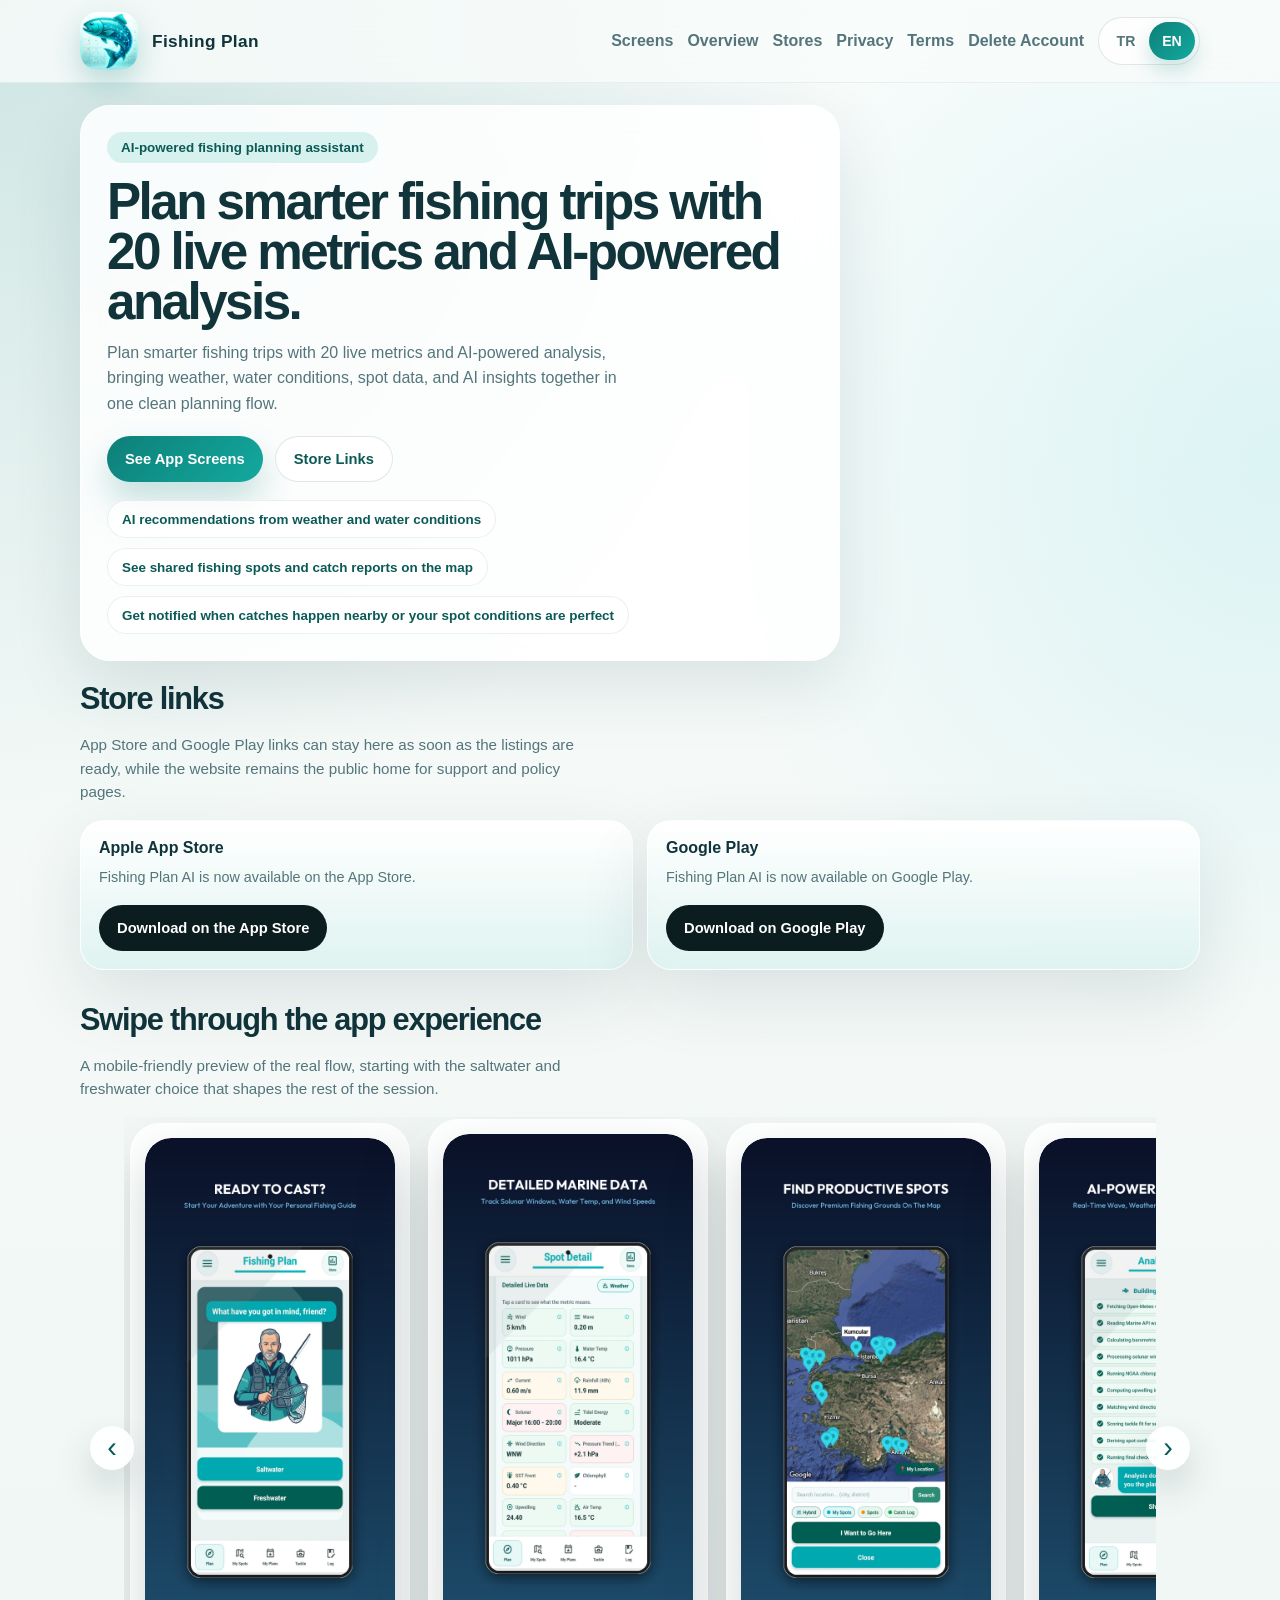
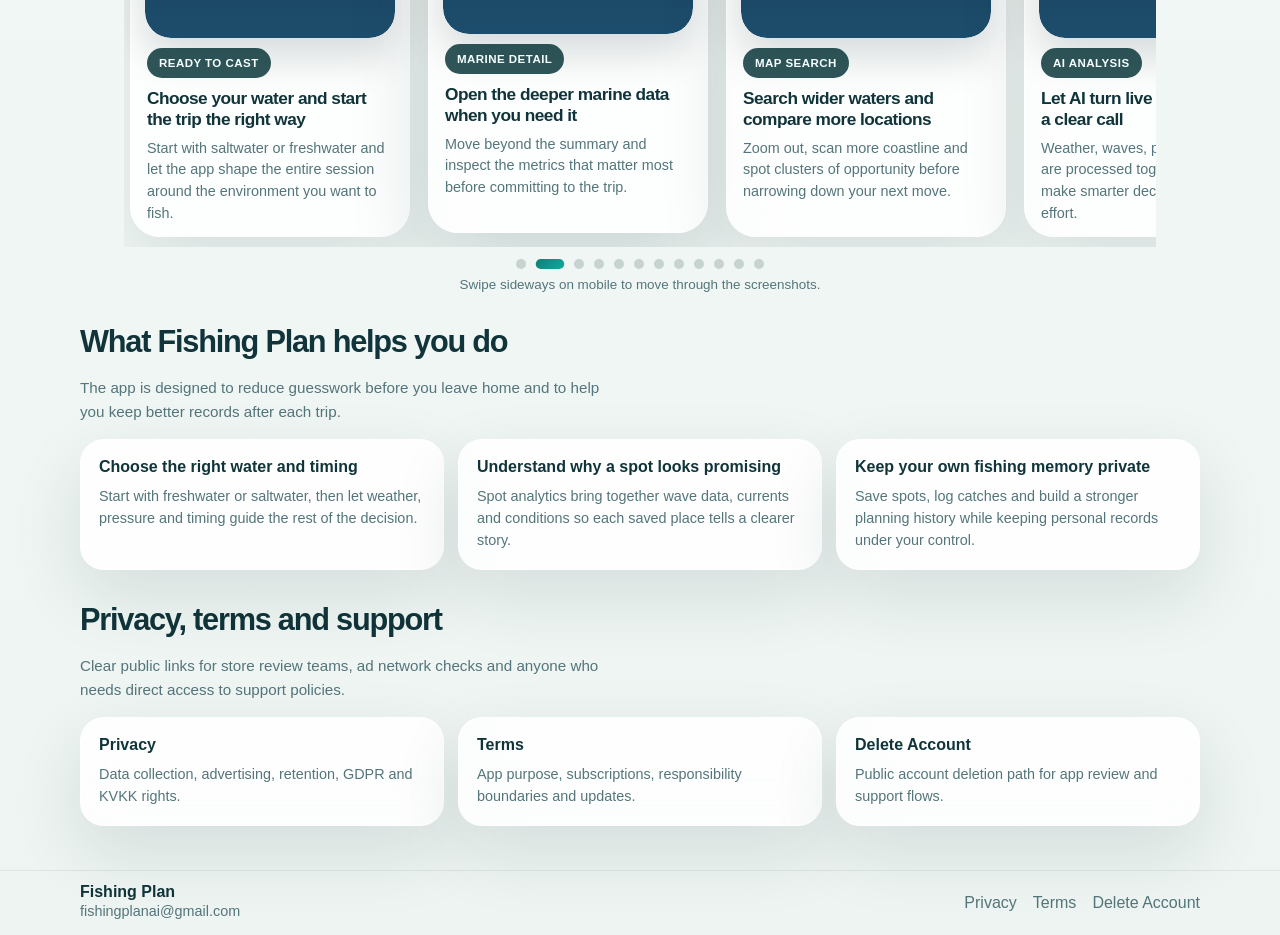
<file: index.html>
<!DOCTYPE html>
<html lang="en" translate="no">
  <head>
    <meta charset="UTF-8" />
    <meta name="viewport" content="width=device-width, initial-scale=1.0" />
    <meta name="google" content="notranslate" />
    <title data-i18n-title="meta_title_home">Fishing Plan | AI Fishing Planner</title>
    <meta
      name="description"
      content="Fishing Plan is an AI-powered fishing planning assistant that combines weather, currents, water temperature and your saved spots to build better fishing days."
      data-i18n="meta_description_home"
      data-i18n-attr="content"
    />
    <link rel="canonical" href="https://fishing-plan.com/" />
    <link rel="stylesheet" href="styles.css?v=10" />
    <link rel="icon" type="image/png" href="favicon.png?v=9" />
    <link rel="apple-touch-icon" href="apple-touch-icon.png?v=9" />
    <script defer src="script.js?v=9"></script>
  </head>
  <body data-page="home" class="notranslate">
    <header class="site-header">
      <div class="shell">
        <a class="brand" href="index.html">
          <img src="assets/app-icon.png?v=9" alt="Fishing Plan icon" />
          <span>Fishing Plan</span>
        </a>
        <div class="nav-actions">
          <nav class="nav">
            <a href="#screens" data-i18n="nav_screens">Screens</a>
            <a href="#features" data-i18n="nav_features">Overview</a>
            <a href="#stores" data-i18n="nav_stores">Stores</a>
            <a href="privacy-policy.html" data-i18n="nav_privacy">Privacy</a>
            <a href="terms-of-use.html" data-i18n="nav_terms">Terms</a>
            <a href="delete-account.html" data-i18n="nav_delete">Delete Account</a>
          </nav>
          <div class="lang-switch" aria-label="Language switcher">
            <button type="button" class="lang-button" data-lang="tr">TR</button>
            <button type="button" class="lang-button" data-lang="en">EN</button>
          </div>
        </div>
      </div>
    </header>

    <main>
      <section class="hero hero-compact">
        <div class="shell hero-shell">
          <div class="hero-copy">
            <span class="eyebrow" data-i18n="home_eyebrow">AI-powered fishing planning assistant</span>
            <h1 data-i18n="home_title">Plan smarter fishing trips with 20 live metrics and AI-powered analysis.</h1>
            <p class="lead" data-i18n="home_lead">
              Plan smarter fishing trips with 20 live metrics and AI-powered analysis, bringing weather, water conditions, spot data, and AI insights together in one clean planning flow.
            </p>
            <div class="hero-actions">
              <a class="button" href="#screens" data-i18n="home_cta_primary">See App Screens</a>
              <a class="button-secondary" href="#stores" data-i18n="home_cta_secondary">Store Links</a>
            </div>
            <div class="hero-points">
              <span data-i18n="home_point_1">AI recommendations from weather and water conditions</span>
              <span data-i18n="home_point_2">See shared fishing spots and catch reports on the map</span>
              <span data-i18n="home_point_3">Get notified when catches happen nearby or your spot conditions are perfect</span>
            </div>
          </div>
        </div>
      </section>

      <section class="section stores-section-top" id="stores">
        <div class="shell">
          <div class="section-title section-title-centered">
            <h2 data-i18n="stores_title">Store links</h2>
            <p data-i18n="stores_intro">
              App Store and Google Play links can stay here as soon as the listings are ready, while the website remains the public home for support and policy pages.
            </p>
          </div>

          <div class="store-grid">
            <article class="store-card">
              <h3 data-i18n="store_1_title">Apple App Store</h3>
              <p class="muted" data-i18n="store_1_body">
                Fishing Plan AI is now available on the App Store.
              </p>
              <div class="store-row">
                <a class="store-pill" href="https://apps.apple.com/us/app/fishing-plan-ai/id6774790617" target="_blank" rel="noopener" data-i18n="store_apple_cta">Download on the App Store</a>
              </div>
            </article>

            <article class="store-card">
              <h3 data-i18n="store_2_title">Google Play</h3>
              <p class="muted" data-i18n="store_2_body">
                Fishing Plan AI is now available on Google Play.
              </p>
              <div class="store-row">
                <a class="store-pill" href="https://play.google.com/store/apps/details?id=com.fishingplan.app" target="_blank" rel="noopener" data-i18n="store_play_cta">Download on Google Play</a>
              </div>
            </article>
          </div>
        </div>
      </section>

      <section class="section screens-section" id="screens">
        <div class="shell">
          <div class="section-title section-title-centered">
            <h2 data-i18n="screens_title">Swipe through the app experience</h2>
            <p data-i18n="screens_intro">
              A mobile-friendly preview of the real flow, starting with the saltwater and freshwater choice that shapes the rest of the session.
            </p>
          </div>

          <div class="screen-carousel" data-carousel>
            <button type="button" class="screen-arrow screen-arrow-prev" aria-label="Previous screen" data-carousel-prev>
              <span aria-hidden="true">&#8249;</span>
            </button>
            <button type="button" class="screen-arrow screen-arrow-next" aria-label="Next screen" data-carousel-next>
              <span aria-hidden="true">&#8250;</span>
            </button>
            <div class="screen-rail" aria-label="Fishing Plan app screens" data-carousel-track>
              <article class="screen-slide" data-carousel-slide>
                <div class="showcase-poster">
                  <img src="assets/showcase/ready-to-cast.jpg?v=1" alt="Fishing Plan ready to cast screen" />
                </div>
                <div class="screen-copy">
                  <span class="screen-tag" data-i18n="shot_badge_1">Ready to Cast</span>
                  <h3 data-i18n="shot_1_title">Start with a clean saltwater or freshwater decision</h3>
                  <p data-i18n="shot_1_body">
                    The first step frames the entire trip, letting the app shape every next suggestion around the water you want to fish.
                  </p>
                </div>
              </article>
              <article class="screen-slide" data-carousel-slide>
                <div class="showcase-poster">
                  <img src="assets/showcase/detailed-marine-data.jpg?v=1" alt="Fishing Plan detailed marine data screen" />
                </div>
                <div class="screen-copy">
                  <span class="screen-tag" data-i18n="shot_badge_10">Marine Detail</span>
                  <h3 data-i18n="shot_10_title">Open the deeper marine data when you need it</h3>
                  <p data-i18n="shot_10_body">
                    Move beyond the summary and inspect the metrics that matter most before committing to the trip.
                  </p>
                </div>
              </article>
              <article class="screen-slide" data-carousel-slide>
                <div class="showcase-poster">
                  <img src="assets/showcase/find-productive-spots-alt.jpg?v=1" alt="Fishing Plan productive spots discovery screen" />
                </div>
                <div class="screen-copy">
                  <span class="screen-tag" data-i18n="shot_badge_7">Map Search</span>
                  <h3 data-i18n="shot_7_title">Search wider waters and compare more locations</h3>
                  <p data-i18n="shot_7_body">
                    Zoom out, scan more coastline and spot clusters of opportunity before narrowing down your next move.
                  </p>
                </div>
              </article>
              <article class="screen-slide" data-carousel-slide>
                <div class="showcase-poster">
                  <img src="assets/showcase/ai-powered-analysis.jpg?v=1" alt="Fishing Plan AI analysis screen" />
                </div>
                <div class="screen-copy">
                  <span class="screen-tag" data-i18n="shot_badge_5">AI Analysis</span>
                  <h3 data-i18n="shot_5_title">Let AI process the signals before you move</h3>
                  <p data-i18n="shot_5_body">
                    Wave, pressure, weather and tide signals are calculated together to build a smarter fishing decision.
                  </p>
                </div>
              </article>
              <article class="screen-slide" data-carousel-slide>
                <div class="showcase-poster">
                  <img src="assets/showcase/smart-notifications-poster.jpg?v=1" alt="Fishing Plan smart notifications screen" />
                </div>
                <div class="screen-copy">
                  <span class="screen-tag" data-i18n="shot_badge_12">Smart Notifications</span>
                  <h3 data-i18n="shot_12_title">Stay ahead with reminders that matter</h3>
                  <p data-i18n="shot_12_body">
                    Plan-day alerts, score refresh reminders and automatic opportunity notifications keep you ready before conditions turn.
                  </p>
                </div>
              </article>
              <article class="screen-slide" data-carousel-slide>
                <div class="showcase-poster">
                  <img src="assets/showcase/perfect-casting-windows-alt.jpg?v=1" alt="Fishing Plan perfect casting windows detail screen" />
                </div>
                <div class="screen-copy">
                  <span class="screen-tag" data-i18n="shot_badge_9">Plan Score</span>
                  <h3 data-i18n="shot_9_title">See why the session scores high before you go</h3>
                  <p data-i18n="shot_9_body">
                    A clear score, species context and premium commentary explain exactly why the window looks strong.
                  </p>
                </div>
              </article>
              <article class="screen-slide" data-carousel-slide>
                <div class="showcase-poster">
                  <img src="assets/showcase/log-your-catches.jpg?v=1" alt="Fishing Plan catch log screen" />
                </div>
                <div class="screen-copy">
                  <span class="screen-tag" data-i18n="shot_badge_11">Catch Log</span>
                  <h3 data-i18n="shot_11_title">Save your catches and build a smarter history</h3>
                  <p data-i18n="shot_11_body">
                    Every trip can feed your own fishing memory, helping future plans become sharper over time.
                  </p>
                </div>
              </article>
              <article class="screen-slide" data-carousel-slide>
                <div class="showcase-poster">
                  <img src="assets/showcase/choose-your-technique.jpg?v=1" alt="Fishing Plan technique selection screen" />
                </div>
                <div class="screen-copy">
                  <span class="screen-tag" data-i18n="shot_badge_2">Technique Setup</span>
                  <h3 data-i18n="shot_2_title">Choose the exact setup you want to fish</h3>
                  <p data-i18n="shot_2_body">
                    Build the session around your preferred technique so the final plan reflects how you actually want to cast.
                  </p>
                </div>
              </article>
              <article class="screen-slide" data-carousel-slide>
                <div class="showcase-poster">
                  <img src="assets/showcase/tackle-bag.jpg?v=1" alt="Fishing Plan tackle bag screen" />
                </div>
                <div class="screen-copy">
                  <span class="screen-tag" data-i18n="shot_badge_3">Tackle Bag</span>
                  <h3 data-i18n="shot_3_title">Keep rods, lures and saved setups in one place</h3>
                  <p data-i18n="shot_3_body">
                    Your gear library stays organized so every plan can match the tackle you already trust on the water.
                  </p>
                </div>
              </article>
              <article class="screen-slide" data-carousel-slide>
                <div class="showcase-poster">
                  <img src="assets/showcase/find-productive-spots.jpg?v=1" alt="Fishing Plan productive spots screen" />
                </div>
                <div class="screen-copy">
                  <span class="screen-tag" data-i18n="shot_badge_4">Spot Discovery</span>
                  <h3 data-i18n="shot_4_title">Find productive spots directly on the map</h3>
                  <p data-i18n="shot_4_body">
                    Explore saved areas, public spots and catch activity to move faster toward better fishing ground.
                  </p>
                </div>
              </article>
              <article class="screen-slide" data-carousel-slide>
                <div class="showcase-poster">
                  <img src="assets/showcase/perfect-casting-windows.jpg?v=1" alt="Fishing Plan casting windows screen" />
                </div>
                <div class="screen-copy">
                  <span class="screen-tag" data-i18n="shot_badge_6">Casting Windows</span>
                  <h3 data-i18n="shot_6_title">See the strongest casting windows before the trip</h3>
                  <p data-i18n="shot_6_body">
                    Confidence scores, species context and commentary turn raw metrics into a plan you can act on fast.
                  </p>
                </div>
              </article>
              <article class="screen-slide" data-carousel-slide>
                <div class="showcase-poster">
                  <img src="assets/showcase/ai-powered-analysis-alt.jpg?v=1" alt="Fishing Plan AI calculation progress screen" />
                </div>
                <div class="screen-copy">
                  <span class="screen-tag" data-i18n="shot_badge_8">AI Engine</span>
                  <h3 data-i18n="shot_8_title">Watch the plan build in real time</h3>
                  <p data-i18n="shot_8_body">
                    The app shows each data layer being processed, turning complex signals into a confident final result.
                  </p>
                </div>
              </article>
            </div>
            <div class="screen-dots" aria-label="Screen slider navigation" data-carousel-dots></div>
          </div>

          <p class="swipe-note" data-i18n="screens_swipe_note">
            Swipe sideways on mobile to move through the screenshots.
          </p>
        </div>
      </section>

      <section class="section" id="features">
        <div class="shell">
          <div class="section-title section-title-centered">
            <h2 data-i18n="features_title">What Fishing Plan helps you do</h2>
            <p data-i18n="features_intro">
              The app is designed to reduce guesswork before you leave home and to help you keep better records after each trip.
            </p>
          </div>

          <div class="overview-grid">
            <article class="card">
              <h3 data-i18n="feature_1_title">Choose the right water and timing</h3>
              <p data-i18n="feature_1_body">
                Start with freshwater or saltwater, then let weather, pressure and timing guide the rest of the decision.
              </p>
            </article>
            <article class="card">
              <h3 data-i18n="feature_2_title">Understand why a spot looks promising</h3>
              <p data-i18n="feature_2_body">
                Spot analytics bring together wave data, currents and conditions so each saved place tells a clearer story.
              </p>
            </article>
            <article class="card">
              <h3 data-i18n="feature_3_title">Keep your own fishing memory private</h3>
              <p data-i18n="feature_3_body">
                Save spots, log catches and build a stronger planning history while keeping personal records under your control.
              </p>
            </article>
          </div>
        </div>
      </section>

      <section class="section legal-section">
        <div class="shell">
          <div class="section-title section-title-centered">
            <h2 data-i18n="legal_title">Privacy, terms and support</h2>
            <p data-i18n="legal_intro">
              Clear public links for store review teams, ad network checks and anyone who needs direct access to support policies.
            </p>
          </div>

          <div class="legal-grid">
            <a class="legal-card" href="privacy-policy.html">
              <h3 data-i18n="nav_privacy">Privacy</h3>
              <p data-i18n="legal_1_body">Data collection, advertising, retention, GDPR and KVKK rights.</p>
            </a>
            <a class="legal-card" href="terms-of-use.html">
              <h3 data-i18n="nav_terms">Terms</h3>
              <p data-i18n="legal_2_body">App purpose, subscriptions, responsibility boundaries and updates.</p>
            </a>
            <a class="legal-card" href="delete-account.html">
              <h3 data-i18n="nav_delete">Delete Account</h3>
              <p data-i18n="legal_3_body">Public account deletion path for app review and support flows.</p>
            </a>
          </div>
        </div>
      </section>
    </main>

    <footer class="site-footer">
      <div class="shell">
        <div>
          <strong>Fishing Plan</strong>
          <p class="muted" data-i18n="footer_support">fishingplanai@gmail.com</p>
        </div>
        <div class="footer-links">
          <a href="privacy-policy.html" data-i18n="nav_privacy">Privacy</a>
          <a href="terms-of-use.html" data-i18n="nav_terms">Terms</a>
          <a href="delete-account.html" data-i18n="nav_delete">Delete Account</a>
        </div>
      </div>
    </footer>
  </body>
</html>
</file>
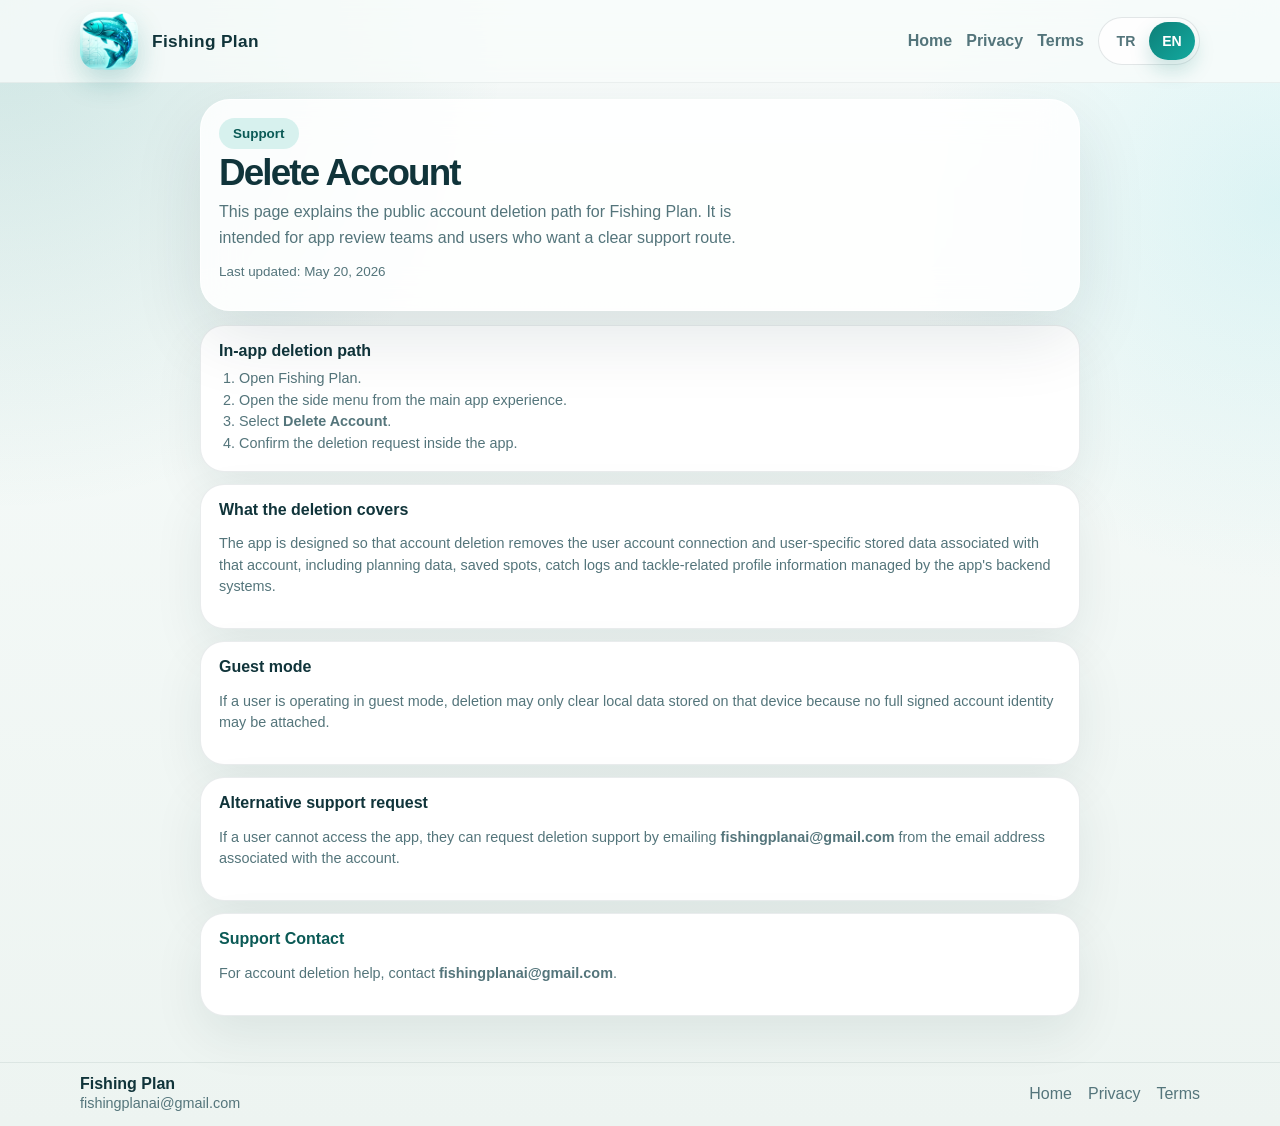
<file: delete-account.html>
<!DOCTYPE html>
<html lang="en" translate="no">
  <head>
    <meta charset="UTF-8" />
    <meta name="viewport" content="width=device-width, initial-scale=1.0" />
    <meta name="google" content="notranslate" />
    <title data-i18n-title="meta_title_delete">Delete Account | Fishing Plan</title>
    <meta
      name="description"
      content="Account deletion instructions for Fishing Plan."
      data-i18n="meta_description_delete"
      data-i18n-attr="content"
    />
    <link rel="canonical" href="https://fishing-plan.com/delete-account.html" />
    <link rel="stylesheet" href="styles.css?v=9" />
    <link rel="icon" type="image/png" href="favicon.png?v=9" />
    <link rel="apple-touch-icon" href="apple-touch-icon.png?v=9" />
    <script defer src="script.js?v=7"></script>
  </head>
  <body data-page="delete" class="notranslate">
    <header class="site-header">
      <div class="shell">
        <a class="brand" href="index.html">
          <img src="assets/app-icon.png?v=9" alt="Fishing Plan icon" />
          <span>Fishing Plan</span>
        </a>
        <div class="nav-actions">
          <nav class="nav">
            <a href="index.html" data-i18n="nav_home">Home</a>
            <a href="privacy-policy.html" data-i18n="nav_privacy">Privacy</a>
            <a href="terms-of-use.html" data-i18n="nav_terms">Terms</a>
          </nav>
          <div class="lang-switch" aria-label="Language switcher">
            <button type="button" class="lang-button" data-lang="tr">TR</button>
            <button type="button" class="lang-button" data-lang="en">EN</button>
          </div>
        </div>
      </div>
    </header>

    <section class="page-hero">
      <div class="shell">
        <div class="page-hero-box">
          <span class="eyebrow" data-i18n="delete_eyebrow">Support</span>
          <h1 data-i18n="delete_title">Delete Account</h1>
          <p class="lead" data-i18n="delete_lead">
            This page explains the public account deletion path for Fishing Plan.
            It is intended for app review teams and users who want a clear support route.
          </p>
          <p class="page-meta" data-i18n="delete_updated_date">Last updated: May 20, 2026</p>
        </div>
      </div>
    </section>

    <main class="legal-page">
      <div class="shell">
        <div class="legal-stack">
          <section>
            <h2 data-i18n="delete_section_1_title">In-app deletion path</h2>
            <ol>
              <li data-i18n="delete_step_1">Open Fishing Plan.</li>
              <li data-i18n="delete_step_2">Open the side menu from the main app experience.</li>
              <li data-i18n-html="true" data-i18n="delete_step_3">Select <strong>Delete Account</strong>.</li>
              <li data-i18n="delete_step_4">Confirm the deletion request inside the app.</li>
            </ol>
          </section>

          <section>
            <h2 data-i18n="delete_section_2_title">What the deletion covers</h2>
            <p data-i18n="delete_section_2_body">
              The app is designed so that account deletion removes the user
              account connection and user-specific stored data associated with
              that account, including planning data, saved spots, catch logs and
              tackle-related profile information managed by the app's backend systems.
            </p>
          </section>

          <section>
            <h2 data-i18n="delete_section_3_title">Guest mode</h2>
            <p data-i18n="delete_section_3_body">
              If a user is operating in guest mode, deletion may only clear local
              data stored on that device because no full signed account identity
              may be attached.
            </p>
          </section>

          <section>
            <h2 data-i18n="delete_section_4_title">Alternative support request</h2>
            <p data-i18n-html="true" data-i18n="delete_section_4_body">
              If a user cannot access the app, they can request deletion support
              by emailing <strong>fishingplanai@gmail.com</strong> from the email
              address associated with the account.
            </p>
          </section>

          <section class="callout">
            <h2 data-i18n="delete_contact_title">Support Contact</h2>
            <p data-i18n-html="true" data-i18n="delete_contact_body">
              For account deletion help, contact <strong>fishingplanai@gmail.com</strong>.
            </p>
          </section>
        </div>
      </div>
    </main>

    <footer class="site-footer">
      <div class="shell">
        <div>
          <strong>Fishing Plan</strong>
          <p class="muted" data-i18n="footer_support">fishingplanai@gmail.com</p>
        </div>
        <div class="footer-links">
          <a href="index.html" data-i18n="nav_home">Home</a>
          <a href="privacy-policy.html" data-i18n="nav_privacy">Privacy</a>
          <a href="terms-of-use.html" data-i18n="nav_terms">Terms</a>
        </div>
      </div>
    </footer>
  </body>
</html>
</file>
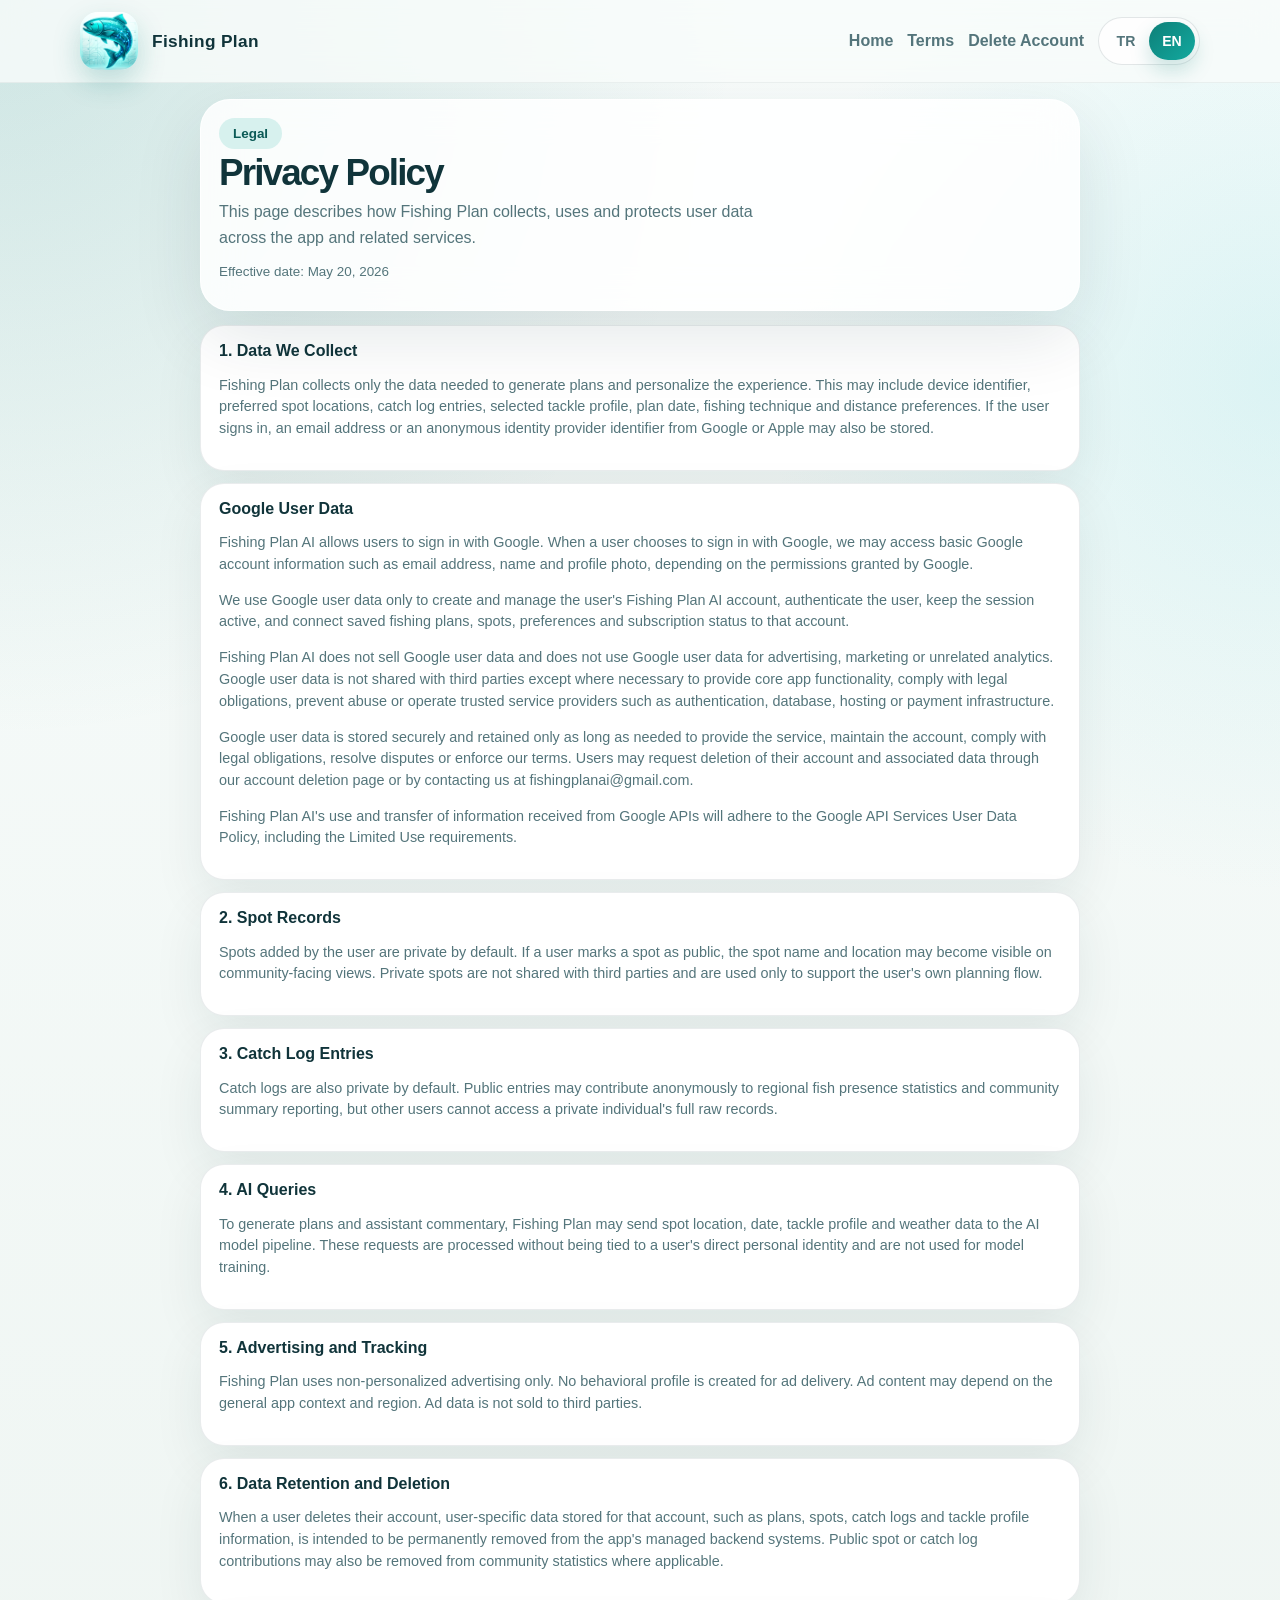
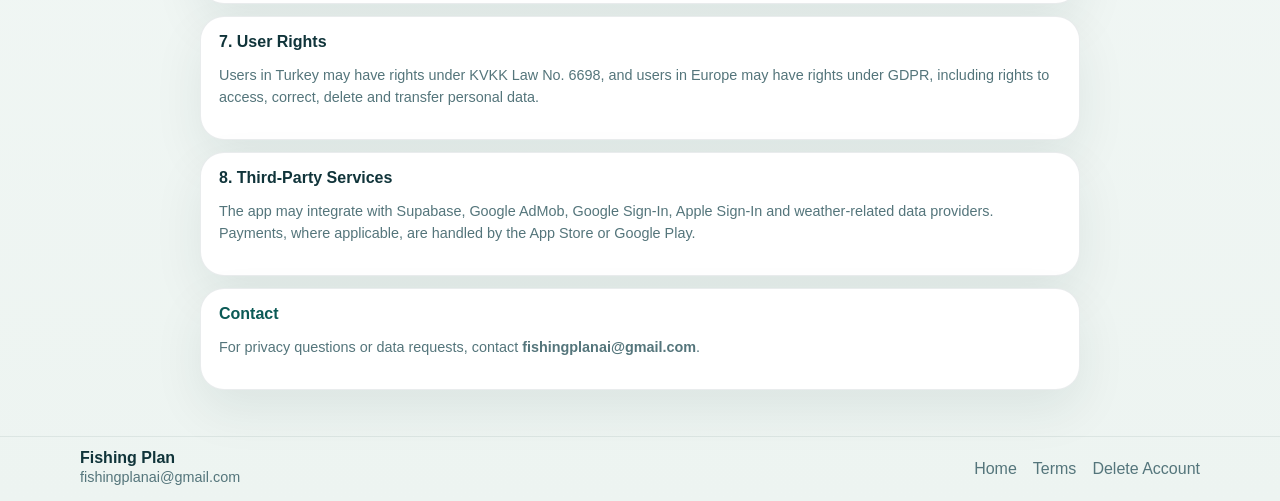
<file: privacy-policy.html>
<!DOCTYPE html>
<html lang="en" translate="no">
  <head>
    <meta charset="UTF-8" />
    <meta name="viewport" content="width=device-width, initial-scale=1.0" />
    <meta name="google" content="notranslate" />
    <title data-i18n-title="meta_title_privacy">Privacy Policy | Fishing Plan</title>
    <meta
      name="description"
      content="Privacy policy for Fishing Plan, the AI-powered fishing planning assistant."
      data-i18n="meta_description_privacy"
      data-i18n-attr="content"
    />
    <link rel="canonical" href="https://fishing-plan.com/privacy-policy.html" />
    <link rel="stylesheet" href="styles.css?v=9" />
    <link rel="icon" type="image/png" href="favicon.png?v=9" />
    <link rel="apple-touch-icon" href="apple-touch-icon.png?v=9" />
    <script defer src="script.js?v=7"></script>
  </head>
  <body data-page="privacy" class="notranslate">
    <header class="site-header">
      <div class="shell">
        <a class="brand" href="index.html">
          <img src="assets/app-icon.png?v=9" alt="Fishing Plan icon" />
          <span>Fishing Plan</span>
        </a>
        <div class="nav-actions">
          <nav class="nav">
            <a href="index.html" data-i18n="nav_home">Home</a>
            <a href="terms-of-use.html" data-i18n="nav_terms">Terms</a>
            <a href="delete-account.html" data-i18n="nav_delete">Delete Account</a>
          </nav>
          <div class="lang-switch" aria-label="Language switcher">
            <button type="button" class="lang-button" data-lang="tr">TR</button>
            <button type="button" class="lang-button" data-lang="en">EN</button>
          </div>
        </div>
      </div>
    </header>

    <section class="page-hero">
      <div class="shell">
        <div class="page-hero-box">
          <span class="eyebrow" data-i18n="privacy_eyebrow">Legal</span>
          <h1 data-i18n="privacy_title">Privacy Policy</h1>
          <p class="lead" data-i18n="privacy_lead">
            This page describes how Fishing Plan collects, uses and protects
            user data across the app and related services.
          </p>
          <p class="page-meta" data-i18n="privacy_effective_date">Effective date: May 20, 2026</p>
        </div>
      </div>
    </section>

    <main class="legal-page">
      <div class="shell">
        <div class="legal-stack">
          <section>
            <h2 data-i18n="privacy_section_1_title">1. Data We Collect</h2>
            <p data-i18n="privacy_section_1_body">
              Fishing Plan collects only the data needed to generate plans and
              personalize the experience. This may include device identifier,
              preferred spot locations, catch log entries, selected tackle
              profile, plan date, fishing technique and distance preferences.
              If the user signs in, an email address or an anonymous identity
              provider identifier from Google or Apple may also be stored.
            </p>
          </section>

          <section>
            <h2 data-i18n="privacy_google_title">Google User Data</h2>
            <p data-i18n="privacy_google_body_1">
              Fishing Plan AI allows users to sign in with Google. When a user
              chooses to sign in with Google, we may access basic Google account
              information such as email address, name and profile photo,
              depending on the permissions granted by Google.
            </p>
            <p data-i18n="privacy_google_body_2">
              We use Google user data only to create and manage the user's
              Fishing Plan AI account, authenticate the user, keep the session
              active, and connect saved fishing plans, spots, preferences and
              subscription status to that account.
            </p>
            <p data-i18n="privacy_google_body_3">
              Fishing Plan AI does not sell Google user data and does not use
              Google user data for advertising, marketing or unrelated analytics.
              Google user data is not shared with third parties except where
              necessary to provide core app functionality, comply with legal
              obligations, prevent abuse or operate trusted service providers
              such as authentication, database, hosting or payment infrastructure.
            </p>
            <p data-i18n="privacy_google_body_4">
              Google user data is stored securely and retained only as long as
              needed to provide the service, maintain the account, comply with
              legal obligations, resolve disputes or enforce our terms. Users may
              request deletion of their account and associated data through our
              account deletion page or by contacting us at fishingplanai@gmail.com.
            </p>
            <p data-i18n="privacy_google_body_5">
              Fishing Plan AI's use and transfer of information received from
              Google APIs will adhere to the Google API Services User Data
              Policy, including the Limited Use requirements.
            </p>
          </section>

          <section>
            <h2 data-i18n="privacy_section_2_title">2. Spot Records</h2>
            <p data-i18n="privacy_section_2_body">
              Spots added by the user are private by default. If a user marks a
              spot as public, the spot name and location may become visible on
              community-facing views. Private spots are not shared with third
              parties and are used only to support the user's own planning flow.
            </p>
          </section>

          <section>
            <h2 data-i18n="privacy_section_3_title">3. Catch Log Entries</h2>
            <p data-i18n="privacy_section_3_body">
              Catch logs are also private by default. Public entries may
              contribute anonymously to regional fish presence statistics and
              community summary reporting, but other users cannot access a
              private individual's full raw records.
            </p>
          </section>

          <section>
            <h2 data-i18n="privacy_section_4_title">4. AI Queries</h2>
            <p data-i18n="privacy_section_4_body">
              To generate plans and assistant commentary, Fishing Plan may send
              spot location, date, tackle profile and weather data to the AI
              model pipeline. These requests are processed without being tied to
              a user's direct personal identity and are not used for model training.
            </p>
          </section>

          <section>
            <h2 data-i18n="privacy_section_5_title">5. Advertising and Tracking</h2>
            <p data-i18n="privacy_section_5_body">
              Fishing Plan uses non-personalized advertising only. No behavioral
              profile is created for ad delivery. Ad content may depend on the
              general app context and region. Ad data is not sold to third parties.
            </p>
          </section>

          <section>
            <h2 data-i18n="privacy_section_6_title">6. Data Retention and Deletion</h2>
            <p data-i18n="privacy_section_6_body">
              When a user deletes their account, user-specific data stored for
              that account, such as plans, spots, catch logs and tackle profile
              information, is intended to be permanently removed from the app's
              managed backend systems. Public spot or catch log contributions may
              also be removed from community statistics where applicable.
            </p>
          </section>

          <section>
            <h2 data-i18n="privacy_section_7_title">7. User Rights</h2>
            <p data-i18n="privacy_section_7_body">
              Users in Turkey may have rights under KVKK Law No. 6698, and users
              in Europe may have rights under GDPR, including rights to access,
              correct, delete and transfer personal data.
            </p>
          </section>

          <section>
            <h2 data-i18n="privacy_section_8_title">8. Third-Party Services</h2>
            <p data-i18n="privacy_section_8_body">
              The app may integrate with Supabase, Google AdMob, Google Sign-In,
              Apple Sign-In and weather-related data providers. Payments, where
              applicable, are handled by the App Store or Google Play.
            </p>
          </section>

          <section class="callout">
            <h2 data-i18n="contact_title">Contact</h2>
            <p data-i18n-html="true" data-i18n="privacy_contact_body">
              For privacy questions or data requests, contact
              <strong>fishingplanai@gmail.com</strong>.
            </p>
          </section>
        </div>
      </div>
    </main>

    <footer class="site-footer">
      <div class="shell">
        <div>
          <strong>Fishing Plan</strong>
          <p class="muted" data-i18n="footer_support">fishingplanai@gmail.com</p>
        </div>
        <div class="footer-links">
          <a href="index.html" data-i18n="nav_home">Home</a>
          <a href="terms-of-use.html" data-i18n="nav_terms">Terms</a>
          <a href="delete-account.html" data-i18n="nav_delete">Delete Account</a>
        </div>
      </div>
    </footer>
  </body>
</html>
</file>
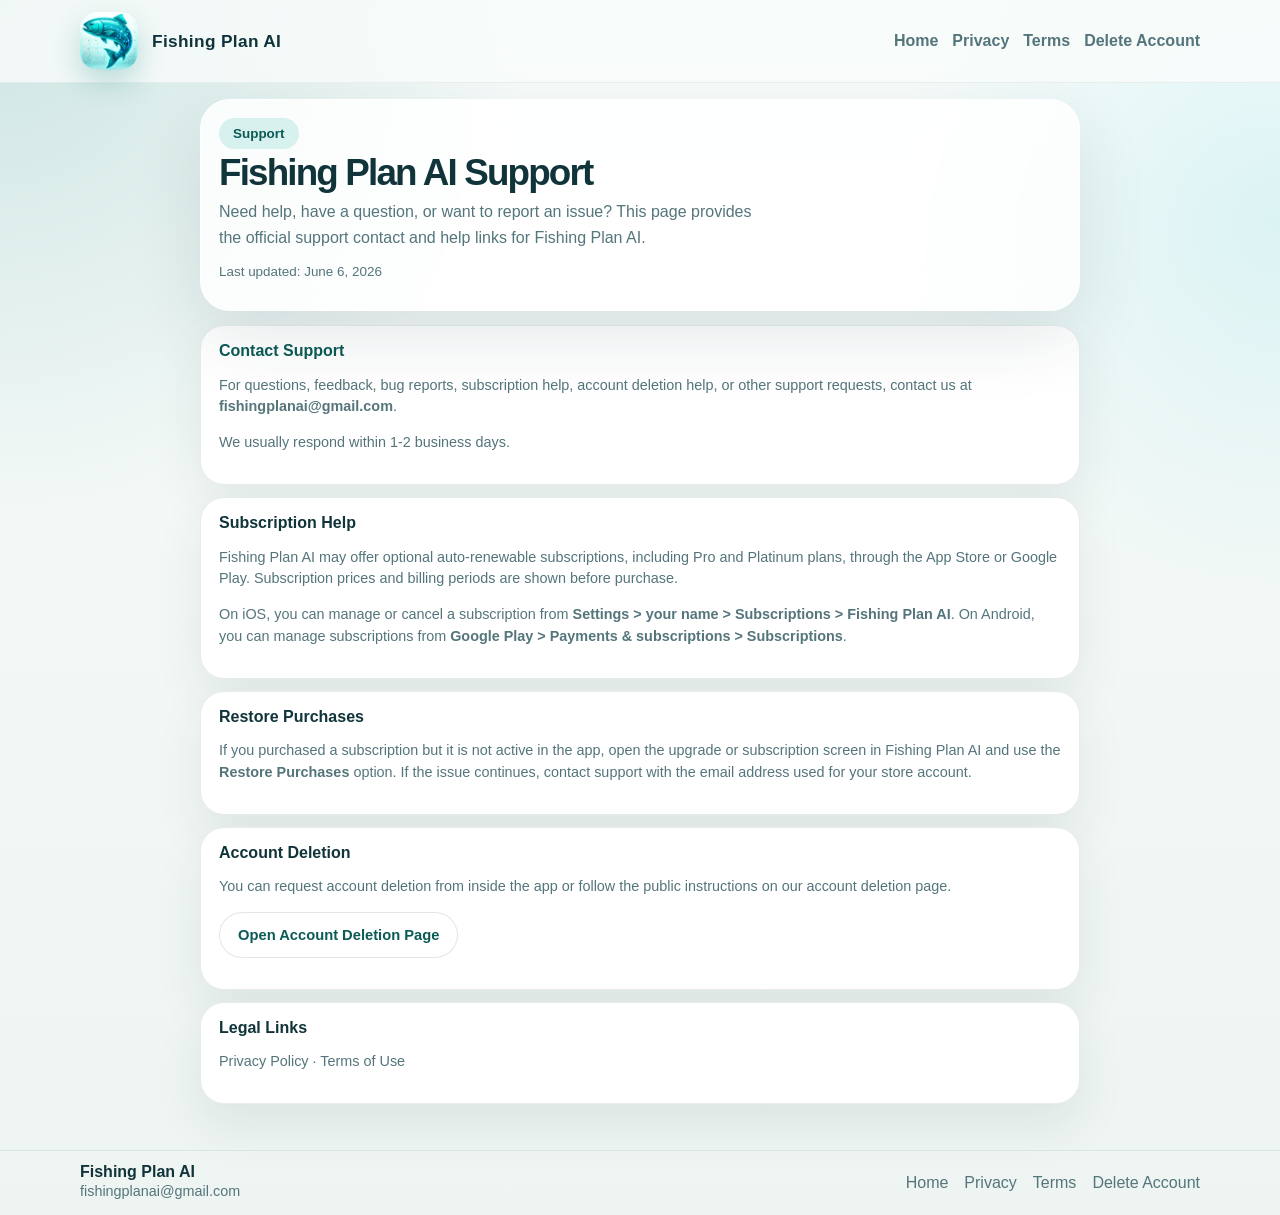
<file: support.html>
<!DOCTYPE html>
<html lang="en" translate="no">
  <head>
    <meta charset="UTF-8" />
    <meta name="viewport" content="width=device-width, initial-scale=1.0" />
    <meta name="google" content="notranslate" />
    <title>Support | Fishing Plan AI</title>
    <meta
      name="description"
      content="Support information for Fishing Plan AI, including contact, subscription help, account deletion, privacy policy and terms of use links."
    />
    <link rel="canonical" href="https://fishing-plan.com/support.html" />
    <link rel="stylesheet" href="styles.css?v=9" />
    <link rel="icon" type="image/png" href="favicon.png?v=9" />
    <link rel="apple-touch-icon" href="apple-touch-icon.png?v=9" />
  </head>
  <body data-page="support" class="notranslate">
    <header class="site-header">
      <div class="shell">
        <a class="brand" href="index.html">
          <img src="assets/app-icon.png?v=9" alt="Fishing Plan icon" />
          <span>Fishing Plan AI</span>
        </a>
        <div class="nav-actions">
          <nav class="nav">
            <a href="index.html">Home</a>
            <a href="privacy-policy.html">Privacy</a>
            <a href="terms-of-use.html">Terms</a>
            <a href="delete-account.html">Delete Account</a>
          </nav>
        </div>
      </div>
    </header>

    <section class="page-hero">
      <div class="shell">
        <div class="page-hero-box">
          <span class="eyebrow">Support</span>
          <h1>Fishing Plan AI Support</h1>
          <p class="lead">
            Need help, have a question, or want to report an issue? This page
            provides the official support contact and help links for Fishing Plan AI.
          </p>
          <p class="page-meta">Last updated: June 6, 2026</p>
        </div>
      </div>
    </section>

    <main class="legal-page">
      <div class="shell">
        <div class="legal-stack">
          <section class="callout">
            <h2>Contact Support</h2>
            <p>
              For questions, feedback, bug reports, subscription help, account
              deletion help, or other support requests, contact us at
              <strong><a href="mailto:fishingplanai@gmail.com">fishingplanai@gmail.com</a></strong>.
            </p>
            <p>We usually respond within 1-2 business days.</p>
          </section>

          <section>
            <h2>Subscription Help</h2>
            <p>
              Fishing Plan AI may offer optional auto-renewable subscriptions,
              including Pro and Platinum plans, through the App Store or Google Play.
              Subscription prices and billing periods are shown before purchase.
            </p>
            <p>
              On iOS, you can manage or cancel a subscription from
              <strong>Settings &gt; your name &gt; Subscriptions &gt; Fishing Plan AI</strong>.
              On Android, you can manage subscriptions from
              <strong>Google Play &gt; Payments &amp; subscriptions &gt; Subscriptions</strong>.
            </p>
          </section>

          <section>
            <h2>Restore Purchases</h2>
            <p>
              If you purchased a subscription but it is not active in the app,
              open the upgrade or subscription screen in Fishing Plan AI and use
              the <strong>Restore Purchases</strong> option. If the issue continues,
              contact support with the email address used for your store account.
            </p>
          </section>

          <section>
            <h2>Account Deletion</h2>
            <p>
              You can request account deletion from inside the app or follow the
              public instructions on our account deletion page.
            </p>
            <p>
              <a class="button-secondary" href="delete-account.html">Open Account Deletion Page</a>
            </p>
          </section>

          <section>
            <h2>Legal Links</h2>
            <p>
              <a href="privacy-policy.html">Privacy Policy</a> ·
              <a href="terms-of-use.html">Terms of Use</a>
            </p>
          </section>
        </div>
      </div>
    </main>

    <footer class="site-footer">
      <div class="shell">
        <div>
          <strong>Fishing Plan AI</strong>
          <p class="muted">fishingplanai@gmail.com</p>
        </div>
        <div class="footer-links">
          <a href="index.html">Home</a>
          <a href="privacy-policy.html">Privacy</a>
          <a href="terms-of-use.html">Terms</a>
          <a href="delete-account.html">Delete Account</a>
        </div>
      </div>
    </footer>
  </body>
</html>
</file>
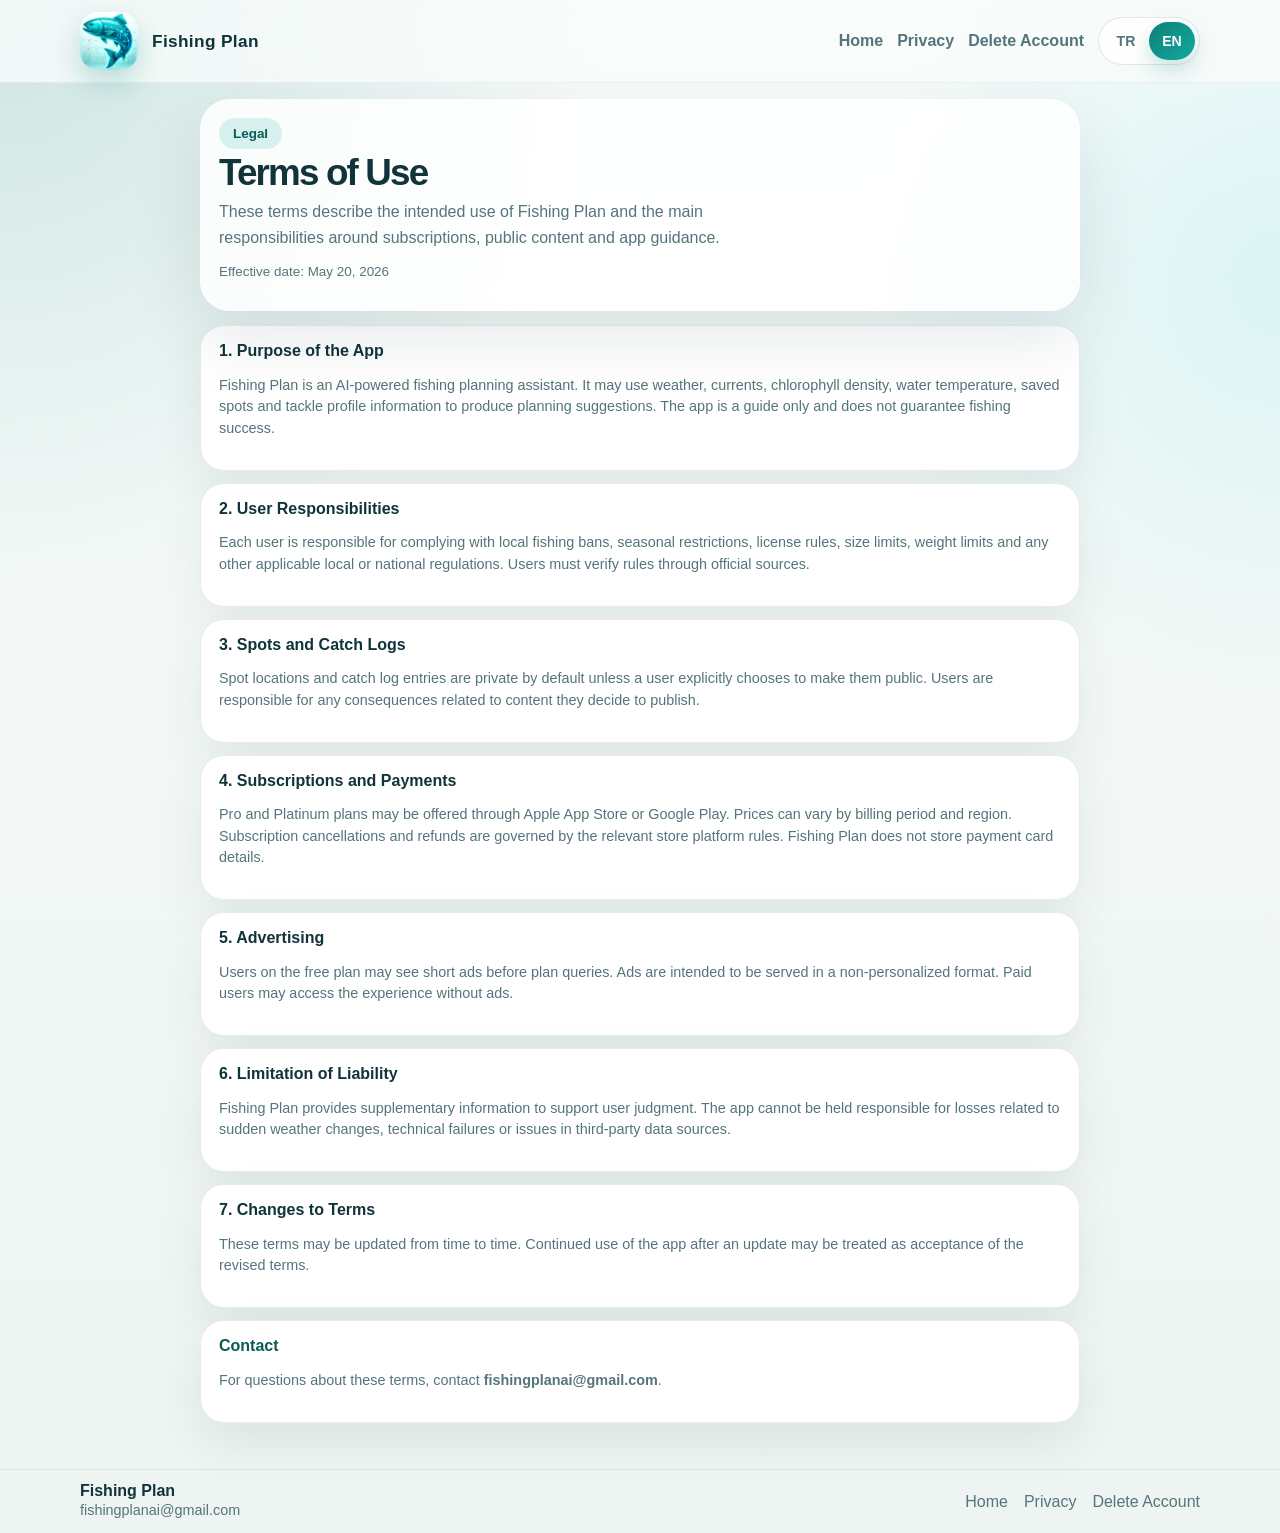
<file: terms-of-use.html>
<!DOCTYPE html>
<html lang="en" translate="no">
  <head>
    <meta charset="UTF-8" />
    <meta name="viewport" content="width=device-width, initial-scale=1.0" />
    <meta name="google" content="notranslate" />
    <title data-i18n-title="meta_title_terms">Terms of Use | Fishing Plan</title>
    <meta
      name="description"
      content="Terms of use for Fishing Plan, the AI-powered fishing planning assistant."
      data-i18n="meta_description_terms"
      data-i18n-attr="content"
    />
    <link rel="canonical" href="https://fishing-plan.com/terms-of-use.html" />
    <link rel="stylesheet" href="styles.css?v=9" />
    <link rel="icon" type="image/png" href="favicon.png?v=9" />
    <link rel="apple-touch-icon" href="apple-touch-icon.png?v=9" />
    <script defer src="script.js?v=7"></script>
  </head>
  <body data-page="terms" class="notranslate">
    <header class="site-header">
      <div class="shell">
        <a class="brand" href="index.html">
          <img src="assets/app-icon.png?v=9" alt="Fishing Plan icon" />
          <span>Fishing Plan</span>
        </a>
        <div class="nav-actions">
          <nav class="nav">
            <a href="index.html" data-i18n="nav_home">Home</a>
            <a href="privacy-policy.html" data-i18n="nav_privacy">Privacy</a>
            <a href="delete-account.html" data-i18n="nav_delete">Delete Account</a>
          </nav>
          <div class="lang-switch" aria-label="Language switcher">
            <button type="button" class="lang-button" data-lang="tr">TR</button>
            <button type="button" class="lang-button" data-lang="en">EN</button>
          </div>
        </div>
      </div>
    </header>

    <section class="page-hero">
      <div class="shell">
        <div class="page-hero-box">
          <span class="eyebrow" data-i18n="terms_eyebrow">Legal</span>
          <h1 data-i18n="terms_title">Terms of Use</h1>
          <p class="lead" data-i18n="terms_lead">
            These terms describe the intended use of Fishing Plan and the main
            responsibilities around subscriptions, public content and app guidance.
          </p>
          <p class="page-meta" data-i18n="terms_effective_date">Effective date: May 20, 2026</p>
        </div>
      </div>
    </section>

    <main class="legal-page">
      <div class="shell">
        <div class="legal-stack">
          <section>
            <h2 data-i18n="terms_section_1_title">1. Purpose of the App</h2>
            <p data-i18n="terms_section_1_body">
              Fishing Plan is an AI-powered fishing planning assistant. It may
              use weather, currents, chlorophyll density, water temperature,
              saved spots and tackle profile information to produce planning
              suggestions. The app is a guide only and does not guarantee fishing success.
            </p>
          </section>

          <section>
            <h2 data-i18n="terms_section_2_title">2. User Responsibilities</h2>
            <p data-i18n="terms_section_2_body">
              Each user is responsible for complying with local fishing bans,
              seasonal restrictions, license rules, size limits, weight limits
              and any other applicable local or national regulations. Users must
              verify rules through official sources.
            </p>
          </section>

          <section>
            <h2 data-i18n="terms_section_3_title">3. Spots and Catch Logs</h2>
            <p data-i18n="terms_section_3_body">
              Spot locations and catch log entries are private by default unless
              a user explicitly chooses to make them public. Users are responsible
              for any consequences related to content they decide to publish.
            </p>
          </section>

          <section>
            <h2 data-i18n="terms_section_4_title">4. Subscriptions and Payments</h2>
            <p data-i18n="terms_section_4_body">
              Pro and Platinum plans may be offered through Apple App Store or
              Google Play. Prices can vary by billing period and region.
              Subscription cancellations and refunds are governed by the relevant
              store platform rules. Fishing Plan does not store payment card details.
            </p>
          </section>

          <section>
            <h2 data-i18n="terms_section_5_title">5. Advertising</h2>
            <p data-i18n="terms_section_5_body">
              Users on the free plan may see short ads before plan queries. Ads
              are intended to be served in a non-personalized format. Paid users
              may access the experience without ads.
            </p>
          </section>

          <section>
            <h2 data-i18n="terms_section_6_title">6. Limitation of Liability</h2>
            <p data-i18n="terms_section_6_body">
              Fishing Plan provides supplementary information to support user
              judgment. The app cannot be held responsible for losses related to
              sudden weather changes, technical failures or issues in third-party
              data sources.
            </p>
          </section>

          <section>
            <h2 data-i18n="terms_section_7_title">7. Changes to Terms</h2>
            <p data-i18n="terms_section_7_body">
              These terms may be updated from time to time. Continued use of the
              app after an update may be treated as acceptance of the revised terms.
            </p>
          </section>

          <section class="callout">
            <h2 data-i18n="contact_title">Contact</h2>
            <p data-i18n-html="true" data-i18n="terms_contact_body">
              For questions about these terms, contact
              <strong>fishingplanai@gmail.com</strong>.
            </p>
          </section>
        </div>
      </div>
    </main>

    <footer class="site-footer">
      <div class="shell">
        <div>
          <strong>Fishing Plan</strong>
          <p class="muted" data-i18n="footer_support">fishingplanai@gmail.com</p>
        </div>
        <div class="footer-links">
          <a href="index.html" data-i18n="nav_home">Home</a>
          <a href="privacy-policy.html" data-i18n="nav_privacy">Privacy</a>
          <a href="delete-account.html" data-i18n="nav_delete">Delete Account</a>
        </div>
      </div>
    </footer>
  </body>
</html>
</file>
<file: styles.css>
:root {
  --bg: #edf4f1;
  --surface: rgba(255, 255, 255, 0.84);
  --surface-strong: #ffffff;
  --text: #10343a;
  --muted: #54757b;
  --line: rgba(16, 52, 58, 0.12);
  --brand: #0d7f78;
  --brand-deep: #0b5a56;
  --brand-soft: #d7f1ee;
  --shadow: 0 26px 70px rgba(10, 49, 56, 0.11);
  --radius-xl: 30px;
  --radius-lg: 24px;
  --radius-md: 18px;
  --radius-sm: 12px;
  --max: 1120px;
}

* {
  box-sizing: border-box;
}

html {
  scroll-behavior: smooth;
}

body {
  margin: 0;
  font-family: "Segoe UI", "Trebuchet MS", sans-serif;
  color: var(--text);
  background:
    radial-gradient(circle at top left, rgba(13, 127, 120, 0.18), transparent 30%),
    radial-gradient(circle at right 18%, rgba(99, 210, 219, 0.18), transparent 24%),
    linear-gradient(180deg, #f8fcfb 0%, var(--bg) 100%);
}

a {
  color: inherit;
  text-decoration: none;
}

img {
  display: block;
  max-width: 100%;
}

.shell {
  width: min(calc(100% - 32px), var(--max));
  margin: 0 auto;
}

.site-header {
  position: sticky;
  top: 0;
  z-index: 10;
  backdrop-filter: blur(18px);
  background: rgba(248, 252, 251, 0.82);
  border-bottom: 1px solid rgba(16, 52, 58, 0.06);
}

.site-header .shell,
.site-footer .shell {
  display: flex;
  align-items: center;
  justify-content: space-between;
  gap: 20px;
  padding: 12px 0;
}

.brand {
  display: flex;
  align-items: center;
  gap: 14px;
  font-size: 1.08rem;
  font-weight: 800;
  letter-spacing: 0.02em;
}

.brand img {
  width: 58px;
  height: 58px;
  border-radius: 18px;
  box-shadow: 0 12px 28px rgba(13, 127, 120, 0.24);
}

.nav-actions {
  display: flex;
  align-items: center;
  justify-content: flex-end;
  gap: 14px;
  flex-wrap: wrap;
}

.nav {
  display: flex;
  align-items: center;
  gap: 14px;
  flex-wrap: wrap;
}

.nav a {
  color: var(--muted);
  font-weight: 600;
}

.nav a:hover,
.nav a:focus-visible {
  color: var(--brand-deep);
}

.lang-switch {
  display: inline-flex;
  align-items: center;
  padding: 4px;
  border-radius: 999px;
  background: rgba(255, 255, 255, 0.92);
  border: 1px solid var(--line);
}

.lang-button {
  border: 0;
  background: transparent;
  color: var(--muted);
  font-size: 0.88rem;
  font-weight: 800;
  min-width: 46px;
  min-height: 38px;
  border-radius: 999px;
  cursor: pointer;
}

.lang-button.is-active {
  background: linear-gradient(135deg, var(--brand) 0%, #13a99f 100%);
  color: #fff;
  box-shadow: 0 10px 20px rgba(13, 127, 120, 0.22);
}

.hero {
  padding: 22px 0 10px;
}

.hero-shell {
  display: block;
}

.hero-copy,
.card,
.legal-card,
.store-card,
.screen-slide,
.page-hero-box {
  background: var(--surface);
  border: 1px solid rgba(255, 255, 255, 0.78);
  box-shadow: var(--shadow);
  backdrop-filter: blur(18px);
}

.hero-copy {
  border-radius: var(--radius-xl);
  padding: 26px;
  max-width: 760px;
}

.eyebrow {
  display: inline-flex;
  align-items: center;
  padding: 8px 14px;
  border-radius: 999px;
  background: var(--brand-soft);
  color: var(--brand-deep);
  font-size: 0.84rem;
  font-weight: 700;
}

h1 {
  margin: 14px 0 12px;
  font-size: clamp(2rem, 4vw, 3.5rem);
  line-height: 0.98;
  letter-spacing: -0.05em;
}

.lead {
  margin: 0;
  color: var(--muted);
  font-size: 1rem;
  line-height: 1.6;
  max-width: 60ch;
}

.hero-actions {
  display: flex;
  gap: 12px;
  flex-wrap: wrap;
  margin: 20px 0 18px;
}

.button,
.button-secondary,
.store-pill {
  display: inline-flex;
  align-items: center;
  justify-content: center;
  gap: 10px;
  min-height: 46px;
  padding: 0 18px;
  border-radius: 999px;
  font-size: 0.92rem;
  font-weight: 800;
}

.button {
  background: linear-gradient(135deg, var(--brand) 0%, #13a99f 100%);
  color: #fff;
  box-shadow: 0 18px 34px rgba(13, 127, 120, 0.24);
}

.button-secondary {
  background: #fff;
  color: var(--brand-deep);
  border: 1px solid var(--line);
}

.hero-points {
  display: flex;
  flex-wrap: wrap;
  gap: 10px;
}

.hero-points span {
  display: inline-flex;
  align-items: center;
  min-height: 38px;
  padding: 0 14px;
  border-radius: 999px;
  background: rgba(255, 255, 255, 0.78);
  border: 1px solid rgba(16, 52, 58, 0.08);
  color: var(--brand-deep);
  font-size: 0.84rem;
  font-weight: 700;
}

.section {
  padding: 16px 0;
}

.stores-section-top {
  padding-top: 10px;
}

.section-title {
  display: flex;
  align-items: end;
  justify-content: space-between;
  gap: 16px;
  margin-bottom: 16px;
}

.section-title-centered {
  align-items: start;
  flex-direction: column;
}

.section-title h2 {
  margin: 0;
  font-size: clamp(1.45rem, 2.4vw, 2.2rem);
  letter-spacing: -0.04em;
}

.section-title p {
  margin: 0;
  max-width: 62ch;
  color: var(--muted);
  font-size: 0.95rem;
  line-height: 1.55;
}

.screen-rail {
  display: grid;
  grid-auto-flow: column;
  grid-auto-columns: minmax(280px, 420px);
  gap: 18px;
  overflow-x: auto;
  padding: 6px 6px 10px;
  scroll-snap-type: x mandatory;
  scrollbar-width: thin;
  scrollbar-color: rgba(13, 127, 120, 0.5) rgba(16, 52, 58, 0.08);
}

.screen-rail::-webkit-scrollbar {
  height: 10px;
}

.screen-rail::-webkit-scrollbar-track {
  background: rgba(16, 52, 58, 0.08);
  border-radius: 999px;
}

.screen-rail::-webkit-scrollbar-thumb {
  background: rgba(13, 127, 120, 0.55);
  border-radius: 999px;
}

.screen-slide {
  scroll-snap-align: center;
  border-radius: var(--radius-xl);
  min-height: 100%;
  padding: 14px 14px 12px;
  transition: transform 180ms ease, box-shadow 180ms ease;
}

.screen-slide.is-active {
  transform: translateY(-4px);
  box-shadow: 0 32px 80px rgba(10, 49, 56, 0.16);
}

.screen-carousel {
  position: relative;
  padding: 0 44px;
}

.screen-arrow {
  position: absolute;
  top: 44%;
  z-index: 8;
  width: 44px;
  height: 44px;
  border: 0;
  border-radius: 999px;
  display: inline-flex;
  align-items: center;
  justify-content: center;
  background: rgba(255, 255, 255, 0.92);
  color: var(--brand-deep);
  box-shadow: 0 18px 36px rgba(10, 49, 56, 0.16);
  cursor: pointer;
  pointer-events: auto;
  touch-action: manipulation;
  -webkit-tap-highlight-color: transparent;
  transform: translateY(-50%);
  transition: transform 180ms ease, background 180ms ease, color 180ms ease;
}

.screen-arrow:hover,
.screen-arrow:focus-visible {
  background: linear-gradient(135deg, var(--brand) 0%, #13a99f 100%);
  color: #fff;
}

.screen-arrow:active {
  transform: translateY(-50%) scale(0.96);
}

.screen-arrow span {
  font-size: 1.8rem;
  line-height: 1;
}

.screen-arrow-prev {
  left: 10px;
}

.screen-arrow-next {
  right: 10px;
}

.phone-shell {
  position: relative;
  max-width: 320px;
  margin: 0 auto 10px;
  padding: 12px 9px 12px;
  border-radius: 42px;
  background:
    linear-gradient(145deg, #173338 0%, #08181b 48%, #173338 100%);
  box-shadow:
    inset 0 0 0 2px rgba(255, 255, 255, 0.08),
    inset 0 0 0 8px rgba(255, 255, 255, 0.03),
    0 26px 58px rgba(7, 30, 34, 0.28);
}

.phone-notch {
  position: absolute;
  top: 10px;
  left: 50%;
  width: 34%;
  height: 18px;
  transform: translateX(-50%);
  border-radius: 0 0 16px 16px;
  background: #071316;
  z-index: 2;
  box-shadow: inset 0 -1px 0 rgba(255, 255, 255, 0.08);
}

.screen-media {
  overflow: hidden;
  border-radius: 32px;
  background: #eff7f5;
  box-shadow: 0 16px 40px rgba(8, 28, 31, 0.2);
}

.screen-media img {
  width: 100%;
  height: auto;
  border-radius: 24px;
}

.showcase-poster {
  overflow: hidden;
  margin: 0 auto 10px;
  border-radius: 26px;
  background: rgba(255, 255, 255, 0.72);
  box-shadow: 0 18px 40px rgba(8, 28, 31, 0.16);
}

.showcase-poster img {
  width: 100%;
  height: auto;
  display: block;
  border-radius: 26px;
}

.showcase-poster-raw {
  background: linear-gradient(180deg, rgba(232, 244, 242, 0.96), rgba(255, 255, 255, 0.98));
}

.showcase-poster-raw img {
  clip-path: inset(108px 0 70px 0 round 26px);
}

.crop-water img {
  clip-path: inset(0 0 56px 0 round 24px);
}

.crop-weather img,
.crop-spot img,
.crop-analysis img {
  clip-path: inset(0 0 54px 0 round 24px);
}

.crop-map img {
  clip-path: inset(0 0 68px 0 round 24px);
}

.crop-tackle img {
  clip-path: inset(108px 0 68px 0 round 24px);
}

.crop-saved-spots img {
  clip-path: inset(108px 0 68px 0 round 24px);
}

.crop-radar img {
  clip-path: inset(0 0 66px 0 round 24px);
}

.screen-copy {
  padding: 0 2px 0;
}

.screen-tag {
  display: inline-flex;
  align-items: center;
  min-height: 30px;
  padding: 0 12px;
  border-radius: 999px;
  margin-bottom: 10px;
  background: rgba(9, 53, 57, 0.84);
  color: #f5ffff;
  font-size: 0.72rem;
  font-weight: 800;
  letter-spacing: 0.04em;
  text-transform: uppercase;
}

.screen-copy h3 {
  margin: 0 0 8px;
  font-size: 1.08rem;
  letter-spacing: -0.03em;
}

.screen-copy p,
.muted {
  margin: 0;
  color: var(--muted);
  font-size: 0.9rem;
  line-height: 1.5;
}

.swipe-note {
  margin: 8px 0 0;
  color: var(--muted);
  font-size: 0.84rem;
  text-align: center;
}

.screen-dots {
  display: flex;
  align-items: center;
  justify-content: center;
  gap: 10px;
  margin-top: 12px;
}

.screen-dot {
  width: 10px;
  height: 10px;
  padding: 0;
  border: 0;
  border-radius: 999px;
  background: rgba(16, 52, 58, 0.18);
  cursor: pointer;
  transition: transform 180ms ease, background 180ms ease, width 180ms ease;
}

.screen-dot.is-active {
  width: 28px;
  background: linear-gradient(135deg, var(--brand) 0%, #13a99f 100%);
  transform: scale(1.02);
}

.overview-grid,
.store-grid,
.legal-grid {
  display: grid;
  gap: 14px;
}

.overview-grid {
  grid-template-columns: repeat(3, minmax(0, 1fr));
}

.store-grid {
  grid-template-columns: repeat(2, minmax(0, 1fr));
}

.legal-grid {
  grid-template-columns: repeat(3, minmax(0, 1fr));
}

.card,
.legal-card,
.store-card {
  border-radius: var(--radius-lg);
  padding: 18px;
}

.card h3,
.legal-card h3,
.store-card h3 {
  margin: 0 0 10px;
  font-size: 1rem;
}

.card p,
.legal-card p {
  margin: 0;
  color: var(--muted);
  font-size: 0.9rem;
  line-height: 1.5;
}

.store-card {
  background: linear-gradient(180deg, rgba(255, 255, 255, 0.96), rgba(215, 241, 238, 0.74));
}

.store-row {
  display: flex;
  gap: 8px;
  flex-wrap: wrap;
  margin-top: 16px;
}

.store-pill {
  background: #0c1d20;
  color: #fff;
}

.store-pill.is-muted {
  background: #f2f7f6;
  color: var(--brand-deep);
  border: 1px solid rgba(16, 52, 58, 0.1);
}

.legal-card strong {
  color: var(--brand-deep);
}

.page-hero {
  padding: 16px 0 10px;
}

.page-hero .shell,
.legal-page .shell {
  max-width: 880px;
}

.page-hero-box {
  padding: 18px;
  border-radius: var(--radius-xl);
}

.page-hero h1 {
  margin: 6px 0 8px;
  font-size: clamp(1.5rem, 3vw, 2.3rem);
}

.page-meta {
  color: var(--muted);
  font-size: 0.84rem;
}

.legal-page {
  padding: 4px 0 18px;
}

.legal-stack {
  display: grid;
  gap: 12px;
}

.legal-stack section {
  padding: 16px 18px;
  border-radius: var(--radius-lg);
  background: var(--surface-strong);
  border: 1px solid rgba(16, 52, 58, 0.09);
  box-shadow: 0 20px 50px rgba(10, 49, 56, 0.08);
}

.legal-stack h2 {
  margin: 0 0 8px;
  font-size: 1rem;
}

.legal-stack p,
.legal-stack li {
  color: var(--muted);
  line-height: 1.5;
  font-size: 0.9rem;
}

.legal-stack ul,
.legal-stack ol {
  margin: 0;
  padding-left: 20px;
}

.callout {
  padding: 14px;
  border-radius: var(--radius-md);
  background: var(--brand-soft);
  color: var(--brand-deep);
}

.site-footer {
  margin-top: 28px;
  border-top: 1px solid rgba(16, 52, 58, 0.08);
}

.footer-links {
  display: flex;
  gap: 16px;
  flex-wrap: wrap;
  color: var(--muted);
}

@media (max-width: 980px) {
  .overview-grid,
  .store-grid,
  .legal-grid {
    grid-template-columns: 1fr;
  }

  .hero-copy {
    max-width: none;
  }
}

@media (max-width: 720px) {
  .site-header .shell,
  .site-footer .shell {
    align-items: start;
    flex-direction: column;
  }

  .nav-actions {
    width: 100%;
    justify-content: space-between;
    gap: 10px;
  }

  .brand {
    font-size: 1rem;
  }

  .brand img {
    width: 50px;
    height: 50px;
    border-radius: 16px;
  }

  .nav {
    gap: 10px;
    flex-wrap: nowrap;
    overflow-x: auto;
    width: 100%;
    padding-bottom: 4px;
    scrollbar-width: none;
  }

  .nav::-webkit-scrollbar {
    display: none;
  }

  .nav a {
    font-size: 0.82rem;
    white-space: nowrap;
  }

  .lang-switch {
    margin-left: auto;
  }

  .hero {
    padding-top: 10px;
  }

  .hero-copy,
  .card,
  .legal-card,
  .store-card,
  .page-hero-box {
    padding: 14px;
  }

  h1 {
    font-size: clamp(1.4rem, 7.6vw, 2rem);
    line-height: 1.04;
    margin: 12px 0 10px;
  }

  .eyebrow {
    min-height: 28px;
    padding: 6px 10px;
    font-size: 0.72rem;
  }

  .lead {
    line-height: 1.5;
  }

  .hero-actions {
    margin: 14px 0 12px;
    gap: 10px;
  }

  .button,
  .button-secondary,
  .store-pill {
    min-height: 42px;
    padding: 0 14px;
    font-size: 0.84rem;
  }

  .hero-points {
    gap: 8px;
  }

  .hero-points span {
    min-height: 34px;
    padding: 0 11px;
    font-size: 0.76rem;
  }

  .section {
    padding: 10px 0;
  }

  .section-title {
    margin-bottom: 10px;
  }

  .section-title h2 {
    font-size: 1.18rem;
  }

  .lead,
  .section-title p,
  .card p,
  .legal-card p,
  .screen-copy p,
  .muted {
    font-size: 0.92rem;
  }

  .screen-rail {
    grid-auto-columns: minmax(248px, 78vw);
    gap: 10px;
    padding-left: 2px;
    padding-right: 2px;
  }

  .screen-carousel {
    padding: 0 22px;
  }

  .screen-arrow {
    width: 34px;
    height: 34px;
  }

  .screen-arrow span {
    font-size: 1.3rem;
  }

  .screen-arrow-prev {
    left: 8px;
  }

  .screen-arrow-next {
    right: 8px;
  }

  .screen-slide {
    padding: 10px 10px 8px;
  }

  .phone-shell {
    max-width: 252px;
    padding: 10px 7px 10px;
    border-radius: 32px;
    margin-bottom: 8px;
  }

  .phone-notch {
    top: 9px;
    height: 16px;
  }

  .screen-media {
    border-radius: 28px;
  }

  .screen-copy {
    padding: 0;
  }

  .showcase-poster {
    margin-bottom: 8px;
    border-radius: 22px;
  }

  .showcase-poster img {
    border-radius: 22px;
  }

  .showcase-poster-raw img {
    clip-path: inset(96px 0 62px 0 round 22px);
  }

  .screen-copy h3 {
    font-size: 0.96rem;
    margin-bottom: 6px;
  }

  .screen-tag {
    min-height: 26px;
    padding: 0 10px;
    margin-bottom: 8px;
    font-size: 0.66rem;
  }

  .swipe-note {
    text-align: left;
    font-size: 0.78rem;
  }
}

@media (max-width: 560px) {
  .site-header .shell {
    gap: 10px;
    padding: 10px 0;
  }

  .brand {
    gap: 10px;
    font-size: 0.94rem;
  }

  .brand img {
    width: 42px;
    height: 42px;
    border-radius: 14px;
  }

  .hero-copy,
  .card,
  .legal-card,
  .store-card,
  .page-hero-box {
    padding: 12px;
    border-radius: 22px;
  }

  h1 {
    font-size: clamp(1.28rem, 7vw, 1.72rem);
  }

  .section-title p,
  .card p,
  .legal-card p,
  .screen-copy p,
  .muted,
  .lead {
    font-size: 0.84rem;
  }

  .store-row {
    margin-top: 12px;
  }

  .screen-rail {
    grid-auto-columns: minmax(232px, 76vw);
  }

  .phone-shell {
    max-width: 236px;
    margin-bottom: 6px;
  }

  .showcase-poster {
    border-radius: 20px;
  }

  .showcase-poster img {
    border-radius: 20px;
  }

  .showcase-poster-raw img {
    clip-path: inset(92px 0 58px 0 round 20px);
  }
}
</file>
